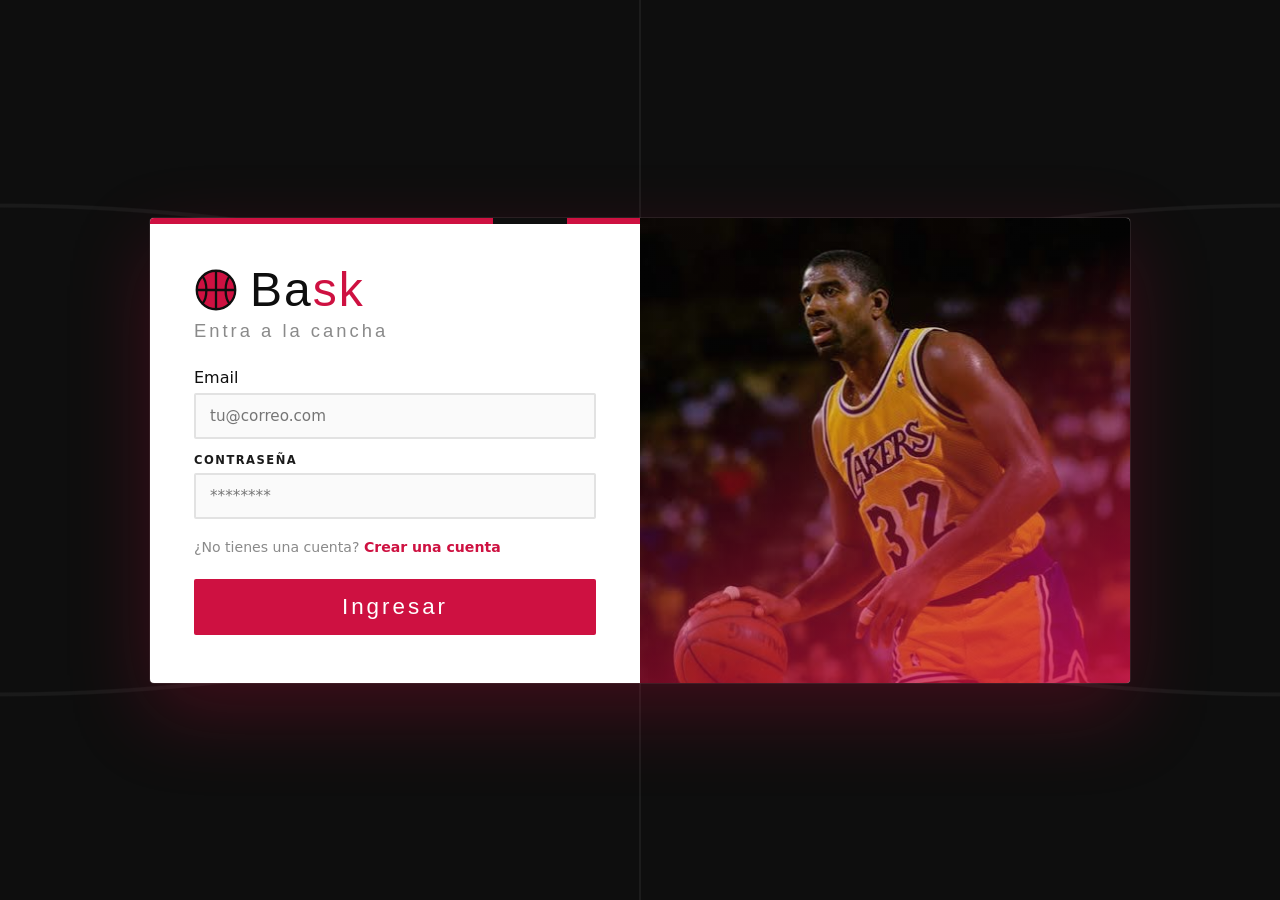
<file: index.html>
<!DOCTYPE html>
<html lang="es">
<head>
    <meta charset="UTF-8">
    <meta name="viewport" content="width=device-width, initial-scale=1.0">
    <title>Bask</title>
    <link rel="preconnect" href="https://fonts.googleapis.com" />
    <link rel="preconnect" href="https://fonts.gstatic.com" crossorigin />
    <link
      href=""https://fonts.googleapis.com/css2?family=Bebas+Neue&family=Inter:wght@400;600;700&display=swap" rel="stylesheet" >
      
    <link rel="stylesheet" href="css/estilos.css" />

</head>
<body>
    <main class="contenedor-global">
    <section class="panel-derecha">
        <div class="formulario">
        <div class="marca">
                <img src="img/logo.svg" alt="Logo de Bask" />
                <h1>Ba<span>sk</span></h1>
        </div>
            <p class="subtitulo">Entra a la cancha</p>
            <form action="inicio.html"
                <label for="email">Email</label>
                <input
                  type="email"
                  id="email"
                  placeholder="tu@correo.com"
                  autocomplete="email"
                  required
                />
                <label for="password">Contraseña</label>
                <input
                  type="password"
                  id="password"
                  placeholder="********"
                  autocomplete="current-password"
                  required
                />

                <p>
                    ¿No tienes una cuenta?
                    <a href="registro.html">Crear una cuenta</a>
                </p>
                <div class="botones">
                    <input type="submit" value="Ingresar" />
                </div>
            </form>
        </div>
    </section>
    <section class="panel-izquierda"></section>       
    </main>
    
</body>
</html>
</file>
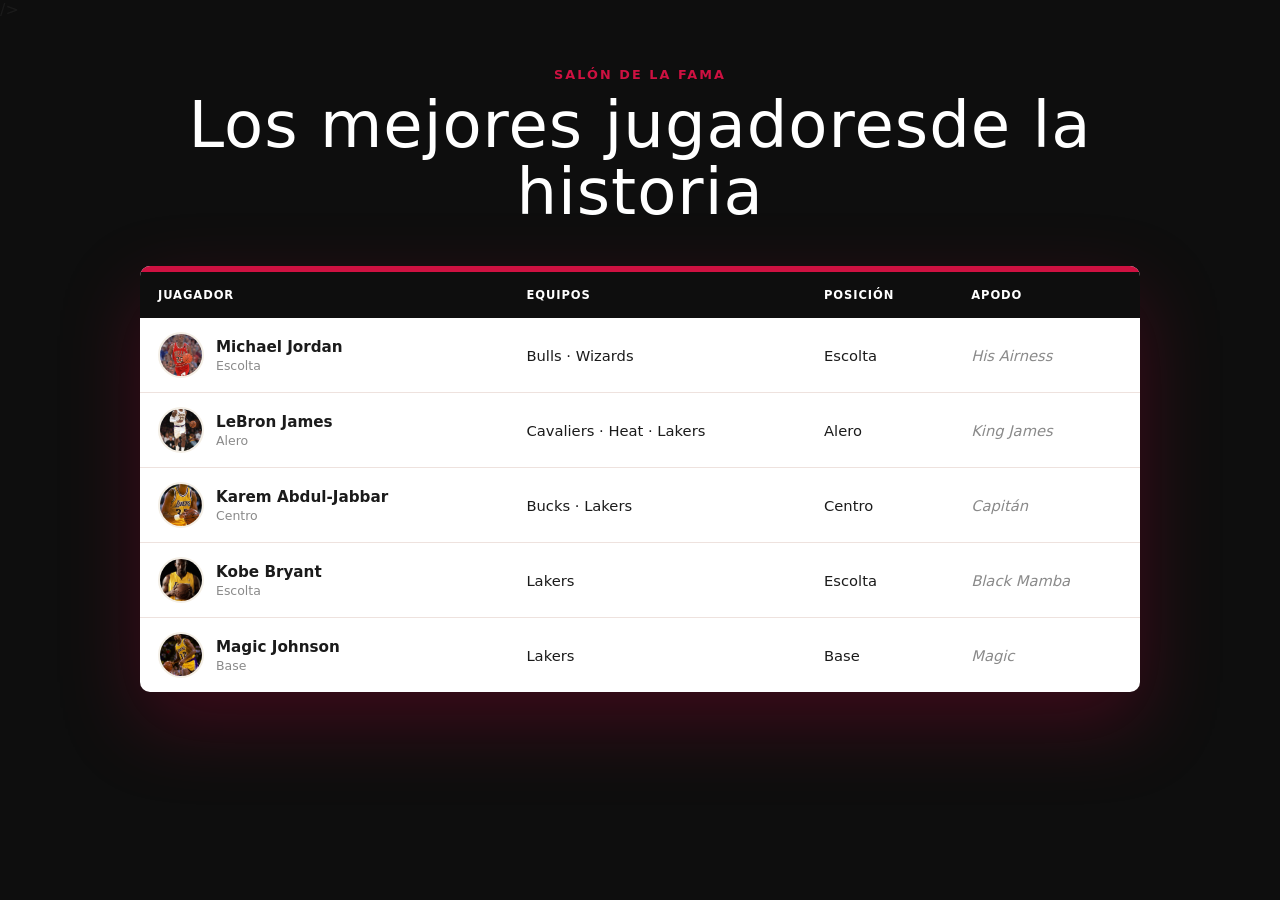
<file: inicio.html>
<!DOCTYPE html>
<html lang="es">
<head>
    <meta charset="UTF-8">
    <meta name="viewport" content="width=device-width, initial-scale=1.0">
    <title>Bask - Los mejores jugadores de la historia</title>
    <link rel="preconnect" href="https://fonts.googleapis.com" />
    <link rel="preconnect" href="https://fonts.gstatic.com" crossorigin />
    <link
      href=""https://fonts.googleapis.com/css2?family=Bebas+Neue&family=Inter:wght@400;600;700&display=swap" rel="stylesheet" >
    />
    <link rel="stylesheet" href="css/inicio.css">
</head>
<body>
    <main class="contenedor">
        <section class="portada">
            <p class="etiqueta">Salón de la fama</p>
            <h1>Los mejores <span class="resaltada">jugadores</span>de la historia</h1>
        </section>

        <section class="tarjeta">
            <div class="franja"></div>
            <div class="scroll">
                <table>
                    <thead>
                        <tr>
                            <th>Juagador</th>
                            <th>Equipos</th>
                            <th>Posición</th>
                            <th>Apodo</th>
                        </tr>
                    </thead>
                    <tbody>
                        <tr>
                            <td class="jugador">
                                <img class="foto" src="img/8faafbe6-usatsi_2120524.jpg" alt="Michael Jordan">
                                <span class="nombre"><strong>Michael Jordan</strong><span class="posicion">Escolta</span></span>

                            </td>
                            <td>Bulls · Wizards</td>
                            <td>Escolta</td>
                            <td class="apodo">His Airness</td>
                        </tr>
                        <tr>
                            <td class="jugador">
                                <img class="foto" src="img/LeBron-James-Los-Angeles-Lakers-Staples-Center-2019.webp" alt="LeBron James">
                                <span class="nombre"><strong>LeBron James</strong><span class="posicion">Alero</span></span>
                            </td>
                            <td>Cavaliers · Heat · Lakers</td>
                            <td>Alero</td>
                            <td class="apodo">King James</td>
                        </tr>
                        <tr>
                            <td class="jugador">
                                <img class="foto" src="img/kareem-abdul-jabbar.jpg" alt="Karrem Abdul-Jabbar">
                                <span class="nombre"><strong>Karem Abdul-Jabbar</strong><span class="posicion">Centro</span></span>
                            
                            </td>
                            <td>Bucks · Lakers</td>
                            <td>Centro</td>
                            <td class="apodo">Capitán</td>
                        </tr>
                        <tr>
                            <td class="jugador">
                                <img class="foto" src="img/KobeBrayanBIO33.webp" alt="Kobe Bryant">
                                <span class="nombre"><strong>Kobe Bryant</strong><span class="posicion">Escolta</span></span>
                            </td>
                            <td>Lakers</td>
                            <td>Escolta</td>
                            <td class="apodo">Black Mamba</td>
                        </tr>
                        <tr>
                            <td class="jugador">
                                <img class="foto" src="img/magic-johnson.jpg" alt="Magic Johnson">
                                <span class="nombre"><strong>Magic Johnson</strong><span class="posicion">Base</span> </span>
                            </td>
                            <td>Lakers</td>
                            <td>Base</td>
                            <td class="apodo">Magic</td>
                        </tr>
                    </tbody>
                </table>
            </div>
        </section>
    </main>
    
</body>
</html>
</file>
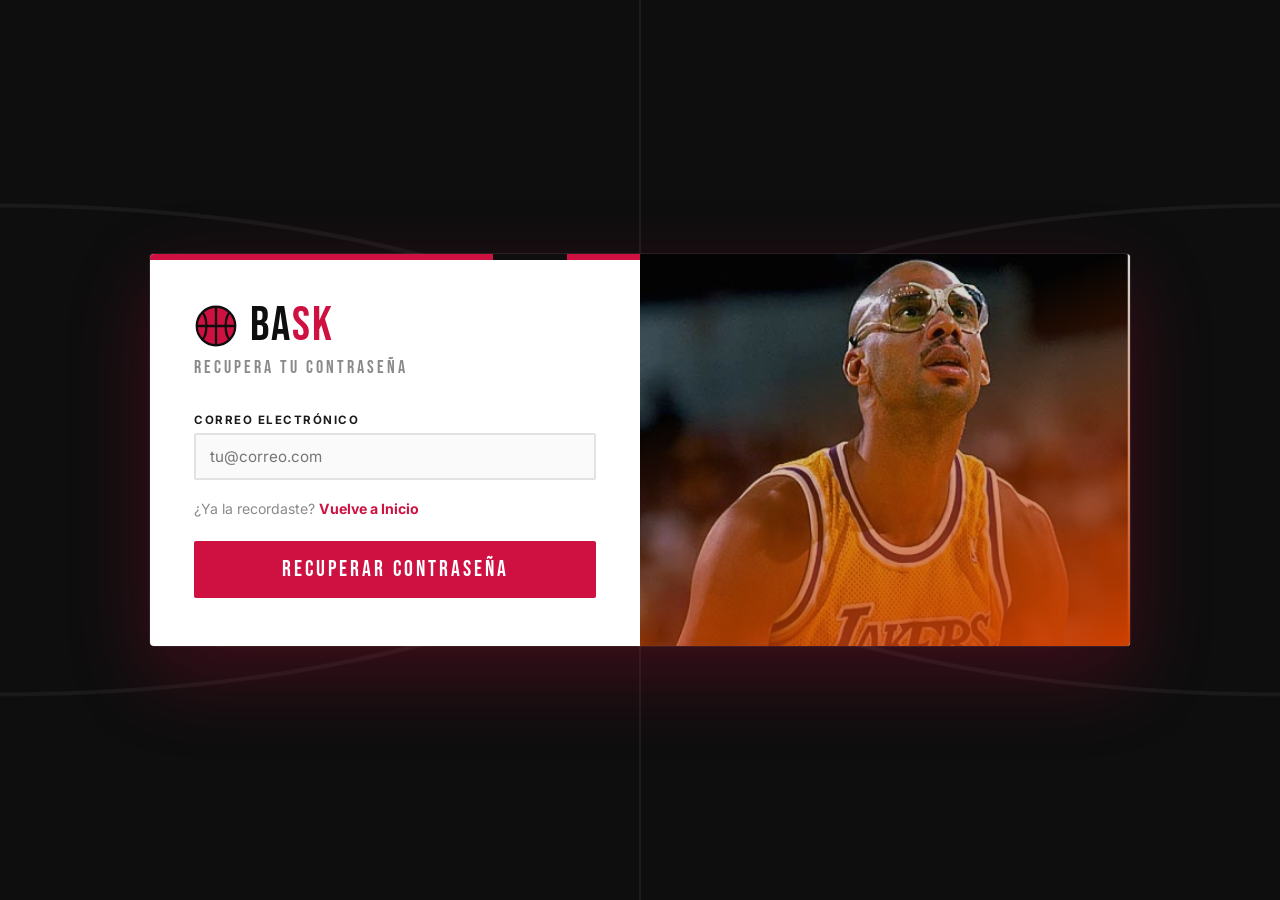
<file: recuperar.html>
<!DOCTYPE html>
<html lang="es">
<head>
    <meta charset="UTF-8">
    <meta name="viewport" content="width=device-width, initial-scale=1.0">
    <title>Recuperar constraseña</title>
     <link rel="preconnect" href="https://fonts.googleapis.com" />
    <link rel="preconnect" href="https://fonts.gstatic.com" crossorigin />
    <link
      href="https://fonts.googleapis.com/css2?family=Bebas+Neue&family=Inter:wght@400;600;700&display=swap"
      rel="stylesheet"
    />
    <link rel="stylesheet" href="css/estilos.css" />
</head>
<body>
     <main class="contenedor-global">
      <section class="panel-derecha">
        <div class="formulario">
          <div class="marca">
            <img src="img/logo.svg" alt="Logo de Bask" />
            <h1>Ba<span>sk</span></h1>
          </div>
          <p class="subtitulo">Recupera tu contraseña</p>
          <form action="index.html">
            <label for="correo-recuperar">Correo electrónico</label>
            <input type="email" id="correo-recuperar" placeholder="tu@correo.com" autocomplete="email" required />
            <p>¿Ya la recordaste? <a href="index.html">Vuelve a Inicio</a></p>
            <div class="botones">
              <input type="submit" value="Recuperar contraseña" />
            </div>
          </form>
        </div>
      </section>
      <section class="panel-izquierda recuperar"></section>
    </main>
</body>
</html>
</file>
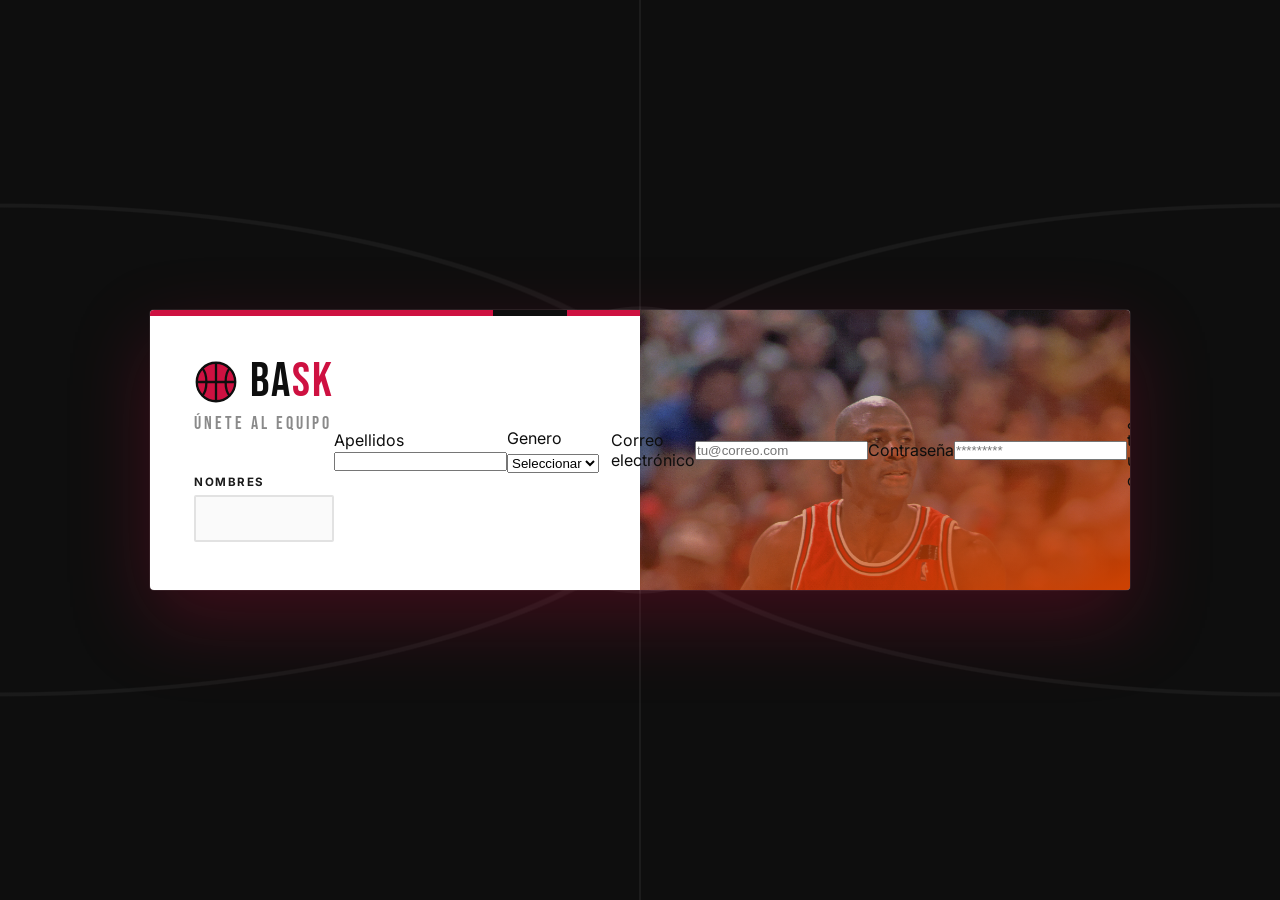
<file: registro.html>
<!DOCTYPE html>
<html lang="es">
<head>
    <meta charset="UTF-8">
    <meta name="viewport" content="width=device-width, initial-scale=1.0">
    <title>Bask - Registro</title>
    <link rel="preconnect" href="https://fonts.googleapis.com" />
    <link rel="preconnect" href="https://fonts.gstatic.com" crossorigin />
    <link
       href="https://fonts.googleapis.com/css2?family=Bebas+Neue&family=Inter:wght@400;600;700&display=swap"
       rel="stylesheet"
    />

    <link rel="stylesheet" href="css/estilos.css">
</head>
<body>
    <main class="contenedor-global">
        <section class="panel-derecha">
            <div class="formulario">
                <div class="marca">
                    <img src="img/logo.svg" alt="Logo de Bask">
                    <h1>Ba<span>sk</span></h1>
                </div>
                <p class="subtitulo">Únete al equipo</p>
                <form action="index.html">
                    <div class="fila">

                </div>
                    <label for="nombres">Nombres</label>
                    <input type="text" id="nombres" autocomplete="given-name" required>
                </div>
                <div>
                    <label for="apellidos">Apellidos</label>
                    <input type="text" id="apellidos" autocomplete="family-name" required>
                </div>

                <div class="fila">
                    <div>
                        <label for="genero">Genero</label>
                        <select id="genero" required>
                            <option value="">Seleccionar</option>
                            <option value="F">Femenino</option>
                            <option value="M">Masculino</option>
                        </select>
                    </div>
                </div>

                <label for="correo">Correo electrónico</label>
                <input 
                    type="email"
                    id="correo"
                    placeholder="tu@correo.com"
                    autocomplete="email"
                    required
                    >

                <label for="clave">Contraseña</label>
                <input 
                    type="password"
                    id="clave"
                    placeholder="*********"
                    autocomplete="new-password"
                    required
                    >
                <p>¿Ya tienes una cuenta? <a href="index.html"></a></p>

                <div class="botones">
                    <input type="submit" value="Registrarse">
                </div>
               </form>
            </div>
        </section>
        <section class="panel-izquierda azul"></section>
    </main>
</body>
</html>
</file>
<file: css/estilos.css>
:root {
    --rojo: #ce1141;
    --rojo-oscuro: #9b0b31;
    --negro: #0e0e0e;
    --carbon: #1b1b1b;
    --blanco: #ffffff;
    --gris: #8a8a8a;
}

* {
    margin: 0;
    padding: 0;
    box-sizing: border-box;
}

body {
    font-family: 'inter', system-ui, -apple-system, 'Segoe UI', sans-serif;
    color: var(--negro);
    min-height: 100vh;
    display: flex;
    align-items: center;
    justify-content: center;
    padding: 40px 16px;
    background-color: var(--negro);
    background-image: 
        radial-gradient(circle at 50% 50%, transparent 0 140px, rgba(255, 255, 255, 0.06) 141px 143 px, transparent 144px),
        linear-gradient(90deg, transparent calc(50% - 1px), rgba(255, 255, 255, 0.06) calc(50% - 1px), transparent calc(50% - 1px)),
        radial-gradient(ellipse at 0% 50%, transparent 0 38%, rgba(255, 255, 255, 0.05) 38.2% 38.6%, transparent 38.8%),
        radial-gradient(ellipse at 100% 50%, transparent 0 38%, rgba(255, 255, 255, 0.05) 38.2% 38.6%, transparent 38.8%);
    background-image:
        radial-gradient(circle at 50% 50%, transparent 0 140px, rgba(255, 255, 255, 0.06) 141px 143px, transparent 144px),
        linear-gradient(90deg, transparent calc(50% - 1px), rgba(255, 255, 255, 0.06) calc(50% - 1px) calc(50% + 1px), transparent calc(50% + 1px)),
        radial-gradient(ellipse at 0% 50%, transparent 0 38%, rgba(255, 255, 255, 0.05) 38.2% 38.6%, transparent 38.8%),
        radial-gradient(ellipse at 100% 50%, transparent 0 38%, rgba(255, 255, 255, 0.05) 38.2% 38.6%, transparent 38.8%);
}

.contenedor-global {
    display: flex;
    width: 100%;
    max-width: 980px;
    min-width: 580px;
    background: var(--blanco);
    border-radius: 4px;
    overflow: hidden;
    box-shadow: 0 30px 80px rgba(206,17,65, 0.25), 0 0 0 1px rgba(255, 255, 255, 0.08);
}

.contenedor-global section {
    width: 50%;
}

.panel-derecha {
    padding: 48px 44px;
    display: flex;
    align-items: center;
    position: relative;    
}

.panel-derecha::before {
    content: "";
    position: absolute;
    top: 0;
    left: 0;
    right: 0;
    height: 6px;
    background: linear-gradient(90deg, var(--rojo) 0 70%, var(--negro) 70% 85%, var(--rojo) 85%);
 }

 .formulario {
    width: 100%;
 }

 .marca {
    display: flex;
    align-items: center;
    gap: 12px;
    margin-bottom: 6px;
 }

 .marca img {
    width: 44px;
    height: 44px;
 }

 .formulario h1 {
    font-family: 'Bebas Neue', 'Impact', sans-serif;
    color: var(--negro);
    font-size: 3rem;
    letter-spacing: 2px;
    line-height: 1;
    font-weight: 400;
 }

 .formulario h1 span {
    color: var(--rojo);
 }

 .subtitulo {
    font-family: 'Bebas Neue', 'Impact', sans-serif;
    font-size: 1.15rem;
    letter-spacing: 3px;
    color: var(--gris);
    margin-bottom: 26px;
 }

 .formulario form {
    display: flex;
    flex-direction: column;
    gap: 6px;
 }

 .formulario form label {
    font-size: 0.72rem;
    font-weight: 700;
    letter-spacing: 1.5px;
    text-transform: uppercase;
    color: var(--carbon);
    margin-top: 8px;
 }

 .formulario form input,
 .formulario form select {
    width: 100%;
    padding: 12px 14px;
    border: 2px solid #e2e2e2;
    border-radius: 2px;
    font-size: 0.95rem;
    font-family: inherit;
    background: #fafafa;
    transition: border-color 0.2s, background-color 0.2s;
    outline: none;
 }

 .formulario form input:focus,
 .forumulario form select:focus {
    border-color: var(--rojo);
    background: var(--blanco);
 }

 .formulario form p {
    font-size: 0.88rem;
    color: var(--gris);
    margin-top: 14px;
 }

 .formulario form a {
    color: var(--rojo);
    text-decoration: none;
    font-weight: 700;
 }

 .formulario form a:hover,
 .formulario form a:focus-visible {
    text-decoration: underline;
 }

 .botones {
    display: flex;
    margin-top: 18px;
 }

 .botones input[type="submit"] {
    width: 100%;
    padding: 15px;
    background-color: var(--rojo);
    color: var(--blanco);
    border: none;
    border-radius: 2px;
    font-family: 'Bebas Neue', 'Impact', sans-serif;
    font-size: 1.4rem;
    letter-spacing: 3px;
    cursor: pointer;
    transition: background-color 0.2s, transform 0.15s;
 }

 .botones input[type="submit"]:hover {
    background-color: var(--negro);
    transform: translateY(-2px);
 }

 .botones input[type="submit"]:active {
    background-color: var(--rojo-oscuro);
    transform: translateY(0);
 }

 .botones input[type="submit"]:focus-visible {
    outline: 3px solid var(--negro);
    outline-offset: 3px;
 }

 .panel-izquierda {
    background-image: 
      linear-gradient(160deg, rgba(14, 14, 14, 0.15) 30%, rgba(206, 17, 65, 0.85) 100%),
      url("../img/magic-johnson.jpg");
    background-size: cover;
    background-position: center top;
}

.fila {
    display: grid;
    grid-template-columns: 1fr 1fr;
    gap: 12px;
}

.fila > div {
    display: flex;
    flex-direction: column;
    gap: 6px;
}

.panel-izquierda.azul {
    background-image: 
       linear-gradient(160deg, rgba(14, 14, 14, 0.15) 30%, rgba(206, 65, 0.85) 100%),
       url(../img/8faafbe6-usatsi_2120524.jpg);
       background-size: cover;
    background-position: top;
}

@media (max-width : 760px) {
    .contenedor-global {
        flex-direction: column-reverse;
    }

    .contenedor-global section {
        width: 100%;
    }

    .panel-izquierda {
        min-height: 220px;
    }

    .panel-derecha {
        padding: 36px 24px;
    }

    .fila {
        grid-template-columns: 1fr;
    }
}

.panel-izquierda.recuperar {
    background-image: 
       linear-gradient(160deg, rgba(14, 14, 14, 0.15) 30%, rgba(206, 65, 0.85) 100%),
       url(../img/kareem-abdul-jabbar.jpg);
    background-position: center top;

}
</file>
<file: css/inicio.css>
:root {
    --rojo: #ce1141;
    --negro: #0e0e0e;
    --carbon: #1b1b1b;
    --blanco: #ffffff;
    --crema: #f4efe6;
    --gris: #8a8a8a;
}

* {
    box-sizing: border-box;
}

body {
    margin: 0;
    font-family: 'Inter',system-ui, sans-serif;
    color: var(--carbon);
    background-color: var(--negro);
}

.contenedor {
    max-width: 1040px;
    margin: 0 auto;
    padding: 24px 20px 80px;
}

.portada {
    text-align: center;
    padding: 24px 12px 40px;
}

.etiqueta {
    margin: 0 0 10px;
    font-size: 0.8rem;
    font-weight: 700;
    letter-spacing: 0.16em;
    text-transform: uppercase;
    color: var(--rojo)
}

.portada h1 {
    margin: 0;
    font-family: 'Inter',system-ui, sans-serif;
    font-weight: 400;
    font-size: clamp(2.4rem, 6vw, 4rem);
    letter-spacing: 1px;
    line-height: 1.05;
    color: var(--blanco);
}

.resaltado {
    color: var(--rojo);
}

.tarjeta {
    background: var(--blanco);
    border-radius: 10px;
    overflow: hidden;
    box-shadow: 0 30px 80px rgba(206, 1, 65, 0.25);
}

.franja {
    height: 6px;
    background: var(--rojo);
}

.scroll {
    overflow-x: auto;
}

table {
    width: 100%;
    min-width: 760px;
    border-collapse: collapse;
}

thead th {
    background: var(--negro);
    color: var(--blanco);
    text-align: left;
    padding: 16px 18px;
    font-size: 0.72rem;
    font-weight: 700;
    letter-spacing: 0.08em;
    text-transform: uppercase;
    white-space: nowrap;
}

tbody tr {
    border-bottom: 1px solid #eee2de;
}

tbody tr:last-child {
    border-bottom: none;
}
tbody tr:hover {
    background: #fdf2f4;
}

td {
    padding: 14px 18px;
    vertical-align: middle;
    font-size: 0.92rem;
}

.jugador {
    display: flex;
    align-items: center;
    gap: 12px
}

.foto {
    width: 46px;
    height: 46px;
    border-radius: 50%;
    object-fit: cover;
    border: 2px solid var(--crema);
}

.nombre strong {
    display: block;
    font-size: 0.95rem;
}

.posicion {
    font-size: 0.78rem;
    color: var(--gris);
}

.apodo {
    font-style: italic;
    color: var(--gris);
    white-space: nowrap;
}

@media (max-width: 560px) {
    .portada {
        padding: 16px 4px 28px;
    }
    .contenedor {
        padding: 16px 12px 56px;
    }
}
</file>
